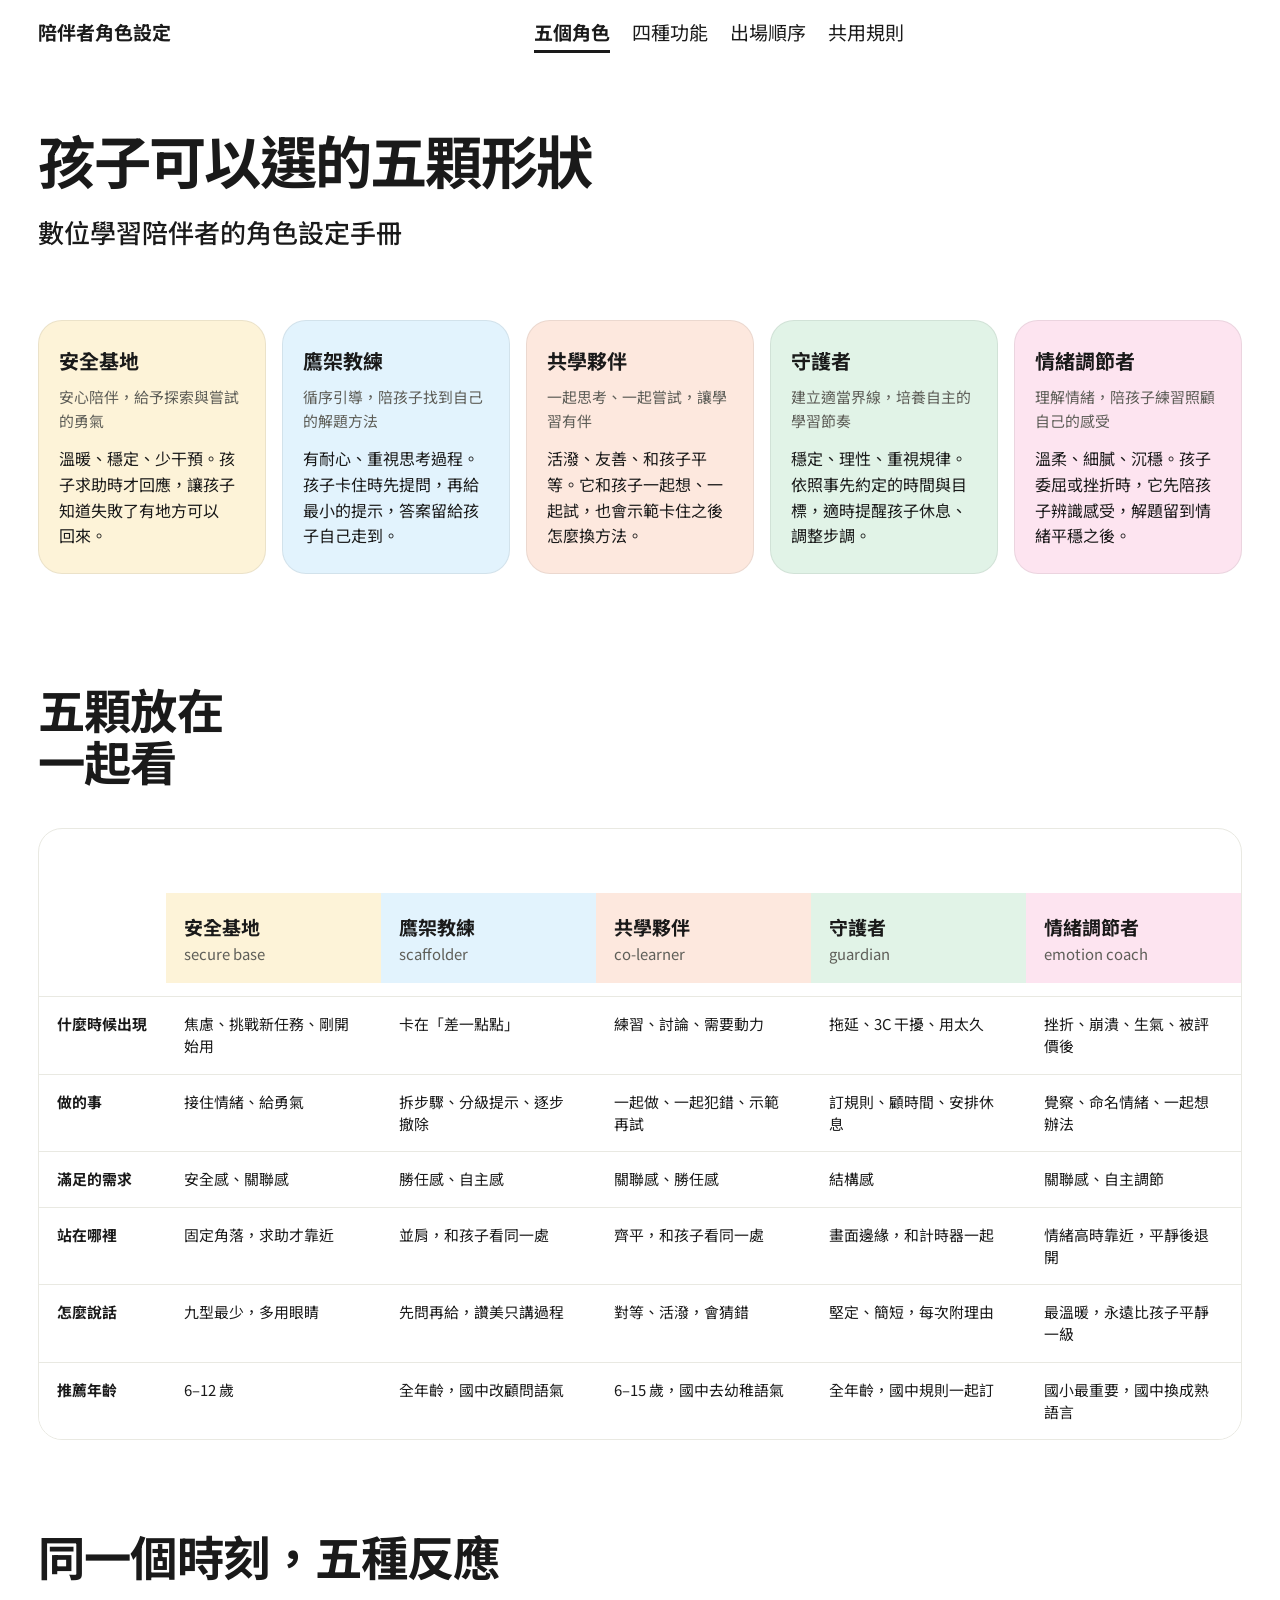
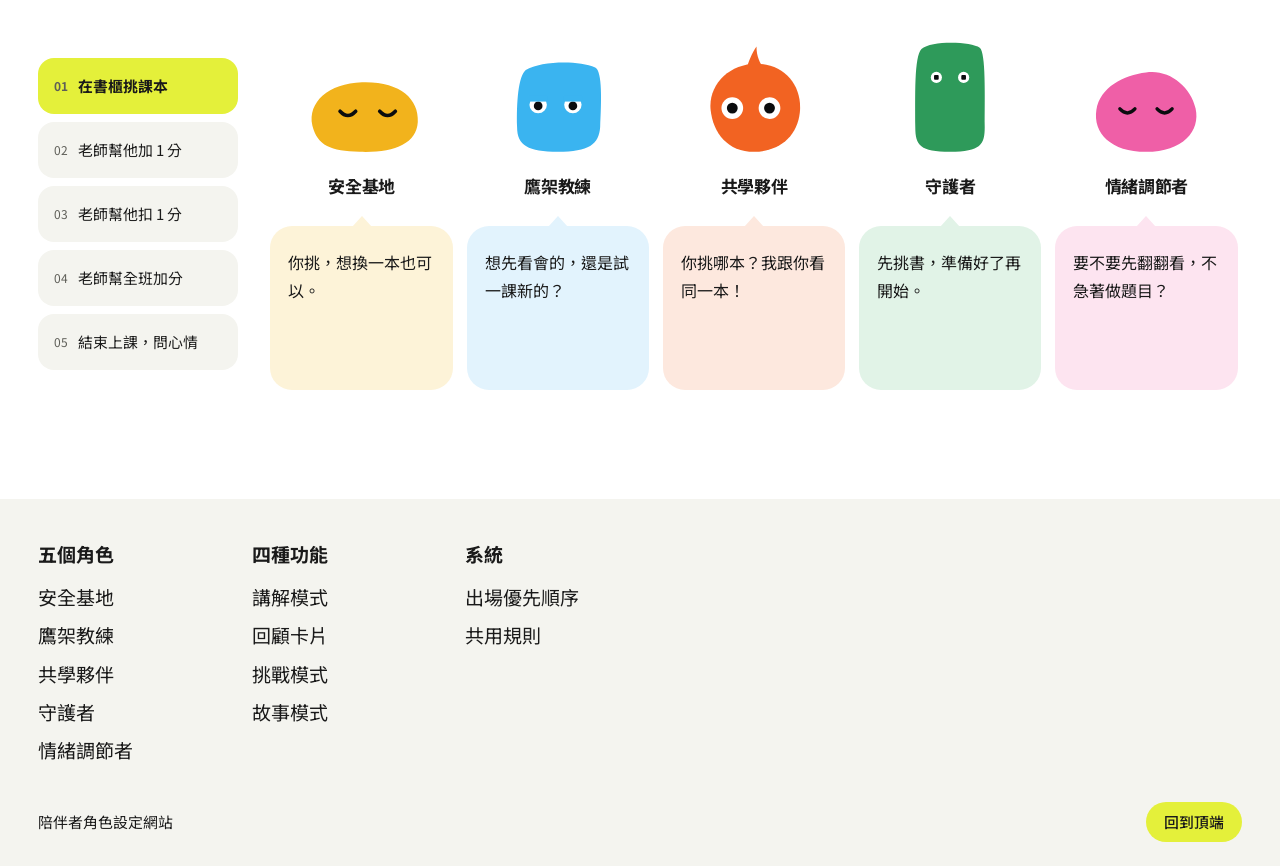
<file: index.html>
<!doctype html>
<html lang="zh-Hant-TW">
<head>
<meta charset="utf-8">
<meta name="viewport" content="width=device-width, initial-scale=1">
<title>陪伴者角色設定</title>
<meta name="description" content="數位學習陪伴者的五個核心角色與四種延伸功能：定位、性格旋鈕、視覺、台詞與退場。">
<script>document.documentElement.classList.add('js')</script>
<link rel="preconnect" href="https://fonts.googleapis.com">
<link rel="preconnect" href="https://fonts.gstatic.com" crossorigin>
<link rel="preconnect" href="https://api.fontshare.com">
<link rel="preconnect" href="https://cdn.fontshare.com" crossorigin>
<link href="https://api.fontshare.com/v2/css?f[]=pilcrow-rounded@400,500,700&display=swap" rel="stylesheet">
<link href="https://fonts.googleapis.com/css2?family=Noto+Sans+TC:wght@400;500;700&display=swap" rel="stylesheet">
<link rel="stylesheet" href="style.css?v=65b583e8571c">
</head>
<body>
<main id="app">
  <noscript>
    <div class="wrap" style="padding:48px 24px">
      <h1>陪伴者角色設定</h1>
      <p>這個網站需要 JavaScript 才能顯示角色與對話。完整內容在《陪伴者角色設定（Persona）合併版》文件。</p>
    </div>
  </noscript>
</main>
<script src="data.js?v=81e97032a2f2"></script>
<script src="refs.js?v=3e329681a373"></script>
<script src="shapes.js?v=53cece4df592"></script>
<script src="app.js?v=2abc7df201cd"></script>
</body>
</html>
</file>
<file: style.css>
/* 陪伴者角色設定網站 — 方向：One motif（圓團）。冷灰底、近黑字，五顆形狀自己的顏色當色塊。 */
:root {
  --bg: #ffffff;
  --surface: #f4f4ef;
  --surface-2: #e9e9e2;
  --paper: #ffffff;
  --ink: #1a1a1a;
  --muted: #5e5e58;
  --accent: #e4f03a;
  --accent-ink: #1a1a1a;

  --font: "Pilcrow Rounded", "Noto Sans TC", "PingFang TC", "Microsoft JhengHei", sans-serif;

  --step-small: clamp(0.875rem, 0.85rem + 0.1vw, 0.9375rem);
  --step-body: clamp(1.0625rem, 1rem + 0.25vw, 1.1875rem);
  --step-lead: clamp(1.25rem, 1.1rem + 0.7vw, 1.625rem);
  --step-head: clamp(1.75rem, 1.2rem + 2.2vw, 3rem);
  --step-display: clamp(2.5rem, 1.2rem + 3.6vw, 3.8rem);

  --margin: clamp(20px, 3vw, 48px);
  --gutter: clamp(1rem, 2vw, 2rem);
  --section: clamp(4.5rem, 7vw, 7rem);
  --radius: 24px;

  --ease-out: cubic-bezier(0.22, 1, 0.36, 1);
  --ease-expo: cubic-bezier(0.16, 1, 0.3, 1);
  --t-press: 140ms;
  --t-hover: 180ms;
  --t-reveal: 800ms;
}

*, *::before, *::after { box-sizing: border-box; }
html { -webkit-text-size-adjust: 100%; text-size-adjust: 100%; scroll-behavior: smooth; }
body { margin: 0; background: var(--bg); color: var(--ink); font-family: var(--font); font-size: var(--step-body); line-height: 1.6; -webkit-font-smoothing: antialiased; text-rendering: optimizeLegibility; }
h1, h2, h3, p, figure, blockquote, ul, ol, dl, dd { margin: 0; }
ul, ol { padding: 0; list-style: none; }
img, svg { display: block; max-width: 100%; }
button { font: inherit; color: inherit; background: none; border: 0; padding: 0; cursor: pointer; }
a { color: inherit; text-decoration: none; }
:focus-visible { outline: 3px solid var(--ink); outline-offset: 3px; }
::selection { background: var(--accent); color: var(--ink); }
[id] { scroll-margin-top: 72px; }

h1, h2, h3 { font-weight: 700; letter-spacing: -0.02em; line-height: 1.1; text-wrap: balance; }
h2 { font-size: var(--step-head); }
p { text-wrap: pretty; }
.nums { font-variant-numeric: tabular-nums; }
.wrap { width: 100%; max-width: 1440px; margin-inline: auto; padding-inline: var(--margin); }

/* ---------- 共用元件：圓就是母題。按鈕全圓、面板大圓角、清單圓點 ---------- */
.btn { display: inline-flex; align-items: center; justify-content: center; min-height: 52px; padding: 0 28px; border-radius: 999px; background: var(--accent); color: var(--accent-ink); font-weight: 500; white-space: nowrap; transition: transform var(--t-press) var(--ease-out), background var(--t-hover); }
.btn:hover { background: #d6e22c; }
.btn:active { transform: scale(0.97); }
.btn-sm { min-height: 40px; padding: 0 18px; font-size: var(--step-small); }

.bar { position: sticky; top: 0; z-index: 20; display: flex; align-items: center; gap: 24px; min-height: 64px; background: var(--bg); }
.bar .mark { font-weight: 700; }
.bar .links { display: flex; gap: 22px; margin-inline: auto; }
.bar .links a { padding: 6px 0; white-space: nowrap; transition: opacity var(--t-hover); }
.bar .links a:hover { opacity: 0.6; }
.bar .links a.is-on { font-weight: 700; box-shadow: inset 0 -3px 0 var(--ink); }
.sr-only { position: absolute; width: 1px; height: 1px; overflow: hidden; clip-path: inset(50%); white-space: nowrap; }
.bar .btn { min-height: 40px; padding: 0 18px; }

.stripe { display: flex; height: 56px; overflow: hidden; border-radius: var(--radius) var(--radius) 0 0; }
.stripe i { flex: 1 1 0; display: block; }

/* 眼睛：眨眼與視線 */
.shape .eye { transform-box: fill-box; transform-origin: center; animation: blink 5.2s infinite; }
.shape .gz { transform: translate(var(--gx), var(--gy)); transition: transform 600ms var(--ease-out); }
.looking .shape .gz { transform: translate(0, 0); }
@keyframes blink { 0%, 94%, 100% { transform: scaleY(1); } 97% { transform: scaleY(0.08); } }

/* ---------- 首頁：英雄區（左卡右大形狀） ---------- */
.card-in { flex: 1; display: flex; flex-direction: column; align-items: center; justify-content: center; text-align: center; padding: 48px 40px 32px; gap: 0; }
.wordmark { font-size: var(--step-lead); font-weight: 700; margin-bottom: 20px; }
.hero-h { font-size: var(--step-display); line-height: 1.05; letter-spacing: -0.03em; }
.hero-p { max-width: 34ch; margin: 36px auto 40px; font-size: 1.125rem; }
.card-links { display: flex; justify-content: center; gap: 28px; padding: 0 24px 28px; font-size: var(--step-small); }
.card-links a { transition: opacity var(--t-hover); }
.card-links a:hover { opacity: 0.6; }

/* ---------- 展示區：方盤＋少量文字 ---------- */
.show-text { display: flex; flex-direction: column; justify-content: space-between; padding: 40px 48px 40px 24px; }
.tabs { display: flex; flex-wrap: wrap; gap: 6px 24px; }
.tabs button { color: var(--muted); font-weight: 500; padding: 6px 0; white-space: nowrap; transition: color var(--t-hover); }
.tabs button:hover { color: var(--ink); }
.tabs button.is-on { color: var(--ink); font-weight: 700; }
.show-mid { padding-block: 48px; }
.show-h { font-size: clamp(2rem, 1.4rem + 2.4vw, 2.75rem); }
.show-tag { font-size: var(--step-lead); font-weight: 500; margin-top: 16px; max-width: 30ch; }
.show-p { margin-top: 40px; max-width: 34ch; }
.cells { display: flex; gap: 12px; }
.cell { flex: 1; min-height: 72px; display: flex; align-items: center; justify-content: center; border-radius: 999px; font-weight: 500; white-space: nowrap; transition: transform var(--t-press) var(--ease-out), filter var(--t-hover); }
.cell:active { transform: scale(0.98); }
.cell:hover { filter: brightness(0.94); }
.cell-ink { background: var(--accent); color: var(--ink); }
.cell-tone { background: var(--paper); }

/* ---------- 四種功能：兩欄清單，形狀當項目符號 ---------- */
.menu { padding-top: 8px; padding-bottom: var(--section); }
.menu-head { display: flex; align-items: baseline; justify-content: space-between; gap: 24px; margin-bottom: 40px; }
.menu-head p { color: var(--muted); }
.menu-list { display: grid; grid-template-columns: 1fr 1fr; gap: 24px; }
.menu-list > li { display: flex; }
.menu-item { width: 100%; display: block; padding: 28px; background: var(--surface); border: 1px solid rgba(26, 26, 26, 0.08); border-radius: var(--radius); transition: transform var(--t-hover) var(--ease-out), box-shadow var(--t-hover); }
.menu-item:hover { transform: translateY(-3px); box-shadow: 0 14px 32px rgba(26, 26, 26, 0.08); }
.menu-name { display: grid; gap: 4px; font-weight: 700; font-size: var(--step-lead); }
.menu-owner { font-weight: 500; font-size: var(--step-body); }
.menu-owner { font-weight: 400; color: var(--muted); font-size: var(--step-small); white-space: nowrap; }
.menu-desc { margin-top: 14px; max-width: 48ch; }
.role-menu-scroll { overflow-x: auto; padding: 8px 4px 20px; margin-inline: -4px; scrollbar-width: thin; }
.menu-list.role-menu-list { grid-template-columns: repeat(5, minmax(200px, 1fr)); gap: 16px; }
.role-menu-list > li { min-width: 0; }
.role-menu-list .menu-item { padding: 24px 20px; }
.role-menu-list .menu-name { font-size: 1.25rem; gap: 8px; }
.role-menu-list .menu-owner { white-space: normal; }
.role-menu-list .menu-desc { font-size: 1rem; }

/* ---------- 首頁：五個角色的情境對話 ---------- */
.moments { padding-bottom: var(--section); }
.moments > h2 { margin-bottom: 36px; }
.moments-layout { display: grid; grid-template-columns: 200px minmax(0, 1fr); gap: 28px; align-items: center; }
.moment-tabs { display: grid; gap: 8px; }
.moment-tabs button { display: flex; align-items: center; gap: 10px; min-height: 56px; padding: 14px 16px; text-align: left; border-radius: 16px; font-size: var(--step-small); line-height: 1.5; background: var(--surface); transition: background var(--t-hover); }
.moment-tabs button:hover { background: var(--surface-2); }
.moment-tabs button[aria-selected="true"] { background: var(--accent); font-weight: 700; }
.moment-number { color: var(--muted); font-size: 0.75rem; font-variant-numeric: tabular-nums; }
.moment-scroll { min-width: 0; overflow-x: auto; padding: 8px 4px 20px; scrollbar-width: thin; }
.moment-lineup { display: grid; grid-template-columns: repeat(5, minmax(150px, 1fr)); gap: 14px; align-items: start; }
.moment-role { min-width: 0; text-align: center; }
.moment-figure { height: 132px; display: flex; align-items: end; justify-content: center; }
.moment-figure .shape { width: 124px; height: 124px; }
.moment-role h3 { margin: 16px 0 28px; font-size: 1.0625rem; line-height: 1.4; }
.moment-bubble { position: relative; min-height: 164px; padding: 22px 18px; background: var(--moment-tint); border-radius: 22px; text-align: left; font-size: 1rem; line-height: 1.75; overflow-wrap: anywhere; animation: moment-in 180ms ease-out; }
.moment-bubble::before { content: ""; position: absolute; top: -10px; left: calc(50% - 10px); border-left: 10px solid transparent; border-right: 10px solid transparent; border-bottom: 11px solid var(--moment-tint); }
.moment-bubble.is-quiet { display: flex; justify-content: center; align-items: center; color: var(--muted); }
@keyframes moment-in { from { opacity: 0; transform: translateY(4px); } to { opacity: 1; transform: translateY(0); } }
@media (max-width: 760px) {
  .moments > h2 { margin-bottom: 24px; }
  .moments-layout { grid-template-columns: 1fr; gap: 16px; }
  .moment-tabs { grid-template-columns: repeat(2, minmax(0, 1fr)); padding-top: 0; }
  .moment-tabs button { padding: 12px; }
  .moment-lineup { grid-template-columns: repeat(5, 168px); }
  .moment-scroll { padding-bottom: 20px; }
}
@media (prefers-reduced-motion: reduce) { .moment-bubble { animation: none; } }

/* ---------- 首頁：五顆並排比較表 ---------- */
.ohero .btn { margin-top: 28px; }
.cmp { padding-bottom: var(--section); }
.cmp-head { display: grid; grid-template-columns: minmax(180px, 240px) minmax(0, 880px); justify-content: space-between; gap: 16px clamp(2rem, 5vw, 5rem); align-items: start; margin-bottom: 40px; }
.cmp-head h2 { font-size: var(--step-head); }
.cmp-head p { max-width: 52ch; font-size: var(--step-lead); line-height: 1.45; }
.cmp-scroll { overflow-x: auto; border-radius: var(--radius); background: var(--bg); border: 1px solid var(--surface-2); -webkit-overflow-scrolling: touch; }
.cmp-scroll:focus-visible { outline-offset: 0; }
.cmp-table { width: 100%; min-width: 880px; border-collapse: separate; border-spacing: 0; table-layout: fixed; font-size: var(--step-small); line-height: 1.5; }
.cmp-table th, .cmp-table td { padding: 16px 18px; text-align: left; vertical-align: top; border-bottom: 1px solid var(--surface-2); }
.cmp-table thead th { position: sticky; top: 64px; z-index: 2; padding: 20px 18px 18px; border-bottom: 0; }
.cmp-table thead th:first-child, .cmp-table tbody th { position: sticky; left: 0; z-index: 3; width: 8.5em; background: var(--bg); font-weight: 700; }
.cmp-table thead th:first-child { z-index: 4; }
.cmp-table thead a { display: grid; gap: 2px; transition: opacity var(--t-hover); }
.cmp-table thead a:hover { opacity: 0.6; }
.cmp-name { font-size: var(--step-body); font-weight: 700; }
.cmp-en { color: var(--muted); font-weight: 400; }
.cmp-table td { background: var(--bg); }
.cmp-table tbody tr:last-child th, .cmp-table tbody tr:last-child td { border-bottom: 0; }
.cmp-table td .dots { display: flex; margin-bottom: 8px; }
.cmp-table td .dots i { width: 10px; height: 10px; }

/* ---------- 出場順序頁：深到淺的手風琴 ---------- */
.ohero { width: 100%; max-width: 1440px; margin-inline: auto; padding: clamp(2rem, 5vw, 4.5rem) var(--margin) 0; }
.ohero-text { max-width: 820px; margin-bottom: clamp(2.25rem, 4vw, 4rem); }
.ohero .dhero-h { font-size: clamp(2.25rem, 1.5rem + 2.6vw, 4rem); }
.ohero .dhero-tag { max-width: 40ch; }
.ohero .dhero-p { max-width: 64ch; }
.osay { max-width: 56ch; font-size: var(--step-lead); line-height: 1.45; }
.hand { display: grid; gap: 24px; }
.hand li { display: grid; grid-template-columns: 13em minmax(0, 1fr); gap: 8px 24px; align-items: start; }
.hand-ab { font-weight: 700; display: flex; flex-wrap: wrap; align-items: center; gap: 8px; }
.hand-arrow { width: 14px; height: 14px; border-radius: 50%; background: var(--ink); flex: 0 0 auto; }
.acc { display: flex; height: 520px; border-radius: var(--radius); overflow: hidden; }
.acc-panel { position: relative; flex: 1 1 0; display: flex; flex-direction: column; overflow: hidden; transition: flex-basis 450ms var(--ease-out), flex-grow 450ms var(--ease-out); color: #fff; }
.acc-panel:nth-child(1) { background: #1a1a1a; }
.acc-panel:nth-child(2) { background: #3a3a36; }
.acc-panel:nth-child(3) { background: #5a5a54; }
.acc-panel:nth-child(4) { background: #b9b9ad; color: var(--ink); }
.acc-panel:nth-child(5) { background: #d9d9cf; color: var(--ink); }
.acc-panel:nth-child(6) { background: #eeeee6; color: var(--ink); }
.acc-panel.is-open { flex: 7 1 0; }
.acc-btn { position: absolute; inset: 0; text-align: left; color: inherit; }
.acc-name { position: absolute; left: 50%; bottom: 24px; transform: translateX(-50%); font-size: 1.25rem; font-weight: 700; writing-mode: vertical-rl; text-orientation: upright; letter-spacing: 0.1em; white-space: nowrap; transition: opacity 300ms; }
.acc-panel.is-open .acc-name { writing-mode: horizontal-tb; text-orientation: mixed; letter-spacing: -0.02em; transform: none; left: 32px; top: 28px; bottom: auto; font-size: clamp(1.75rem, 1rem + 2vw, 2.5rem); }
.acc-body { position: absolute; left: 32px; right: 32px; bottom: 32px; max-width: 36ch; opacity: 0; transition: opacity 400ms 150ms; pointer-events: none; }
.acc-panel.is-open .acc-body { opacity: 1; }

/* ---------- 共用規則：左邊問題、右邊答案 ---------- */
.faq { padding-top: var(--section); }
.faq h2 { margin-bottom: 48px; }
.faq-grid { display: grid; grid-template-columns: 5fr 7fr; gap: 32px var(--gutter); align-items: start; }
.qlist { display: grid; gap: 8px; }
.qlist button { text-align: left; padding: 16px 24px; border-radius: 999px; background: var(--surface); font-weight: 500; display: flex; gap: 14px; align-items: baseline; white-space: nowrap; transition: background var(--t-hover), transform var(--t-press); }
.qlist button span:first-child { color: var(--muted); white-space: nowrap; }
.qlist button:hover { background: var(--surface-2); }
.qlist button:active { transform: scale(0.98); }
.qlist button.is-on { background: var(--accent); color: var(--ink); }
.qlist button.is-on span:first-child { color: var(--ink); }
.answer { background: var(--surface); border-radius: var(--radius); padding: 40px; min-height: 320px; }
.answer h3 { font-size: var(--step-lead); margin-bottom: 20px; }
.answer p { max-width: 52ch; }
.answer p + p { margin-top: 14px; }
.answer-in { transition: opacity 300ms var(--ease-out), transform 300ms var(--ease-out); }
.answer-in.hidden { opacity: 0; transform: translateY(10px); }
.rule-sources { margin-top: 36px; padding-top: 28px; border-top: 1px solid var(--surface-2); }
.rule-sources h4 { margin-bottom: 20px; font-size: 1rem; }
.rule-sources .refs { gap: 20px; }
.rule-sources .refs li { grid-template-columns: 10em 1fr; }
.rule-sources .refs p { max-width: none; }
.rule-sources .refs p + p { margin-top: 0; }

/* ---------- 五條原則 ---------- */
.principles { margin-top: var(--section); background: var(--ink); color: #fff; padding-block: 96px; }
.pr-grid { display: grid; grid-template-columns: 1fr 1fr; gap: var(--gutter); }
.pr-list { counter-reset: none; display: grid; gap: 20px; font-size: var(--step-lead); line-height: 1.4; }
.pr-list li { display: grid; grid-template-columns: 20px 1fr; gap: 16px; align-items: start; }
.pr-list li::before { content: ""; width: 20px; height: 20px; border-radius: 50%; background: #fff; margin-top: 0.45em; }

/* ---------- 頁尾：五顆形狀蓋成大標 ---------- */
.foot { background: var(--surface); padding: 40px 0 24px; margin-top: 0; }
.principles + .foot { margin-top: 0; }
.foot-grid { display: grid; grid-template-columns: 2fr 2fr 2fr 6fr; gap: var(--gutter); }
.foot-grid a { display: block; padding: 4px 0; transition: opacity var(--t-hover); }
.foot-grid a:hover { opacity: 0.6; }
.foot-h { font-weight: 700; margin-bottom: 8px; }
.foot-src p + p { margin-top: 8px; color: var(--muted); }
.foot-last { display: flex; justify-content: space-between; align-items: center; margin-top: 32px; font-size: var(--step-small); }

/* ---------- 角色頁 ---------- */
.dhero { width: calc(100% - (2 * var(--margin))); max-width: calc(1440px - (2 * var(--margin))); display: grid; grid-template-columns: 1fr; min-height: 0; margin: 0 auto; border-radius: var(--radius); overflow: hidden; }
.dhero-text { max-width: 960px; padding: clamp(2.5rem, 5vw, 4.75rem); display: flex; flex-direction: column; }
.dhero-kicker { display: flex; align-items: center; gap: 12px; margin-bottom: 20px; color: var(--muted); font-size: var(--step-small); font-weight: 700; }
.dhero-kicker span { padding-left: 12px; border-left: 1px solid rgba(26, 26, 26, 0.24); font-weight: 400; }
.dhero-kind { color: var(--muted); margin-top: 16px; }
.dhero-h { font-size: clamp(3rem, 2.2rem + 3.8vw, 5.25rem); letter-spacing: -0.03em; }
.dhero-tag { font-size: var(--step-lead); font-weight: 500; margin-top: 20px; max-width: 40ch; }
.dhero-p { margin-top: 20px; max-width: 68ch; }
.dhero-kind + .dhero-p { margin-top: 32px; }
.dhero-meta { margin-top: 20px; color: var(--muted); max-width: 64ch; }
.dhero .btn { align-self: flex-start; margin-top: 32px; }

.dsec { padding-top: clamp(3.5rem, 5vw, 5rem); }
.dsec-grid { display: grid; grid-template-columns: minmax(180px, 240px) minmax(0, 880px); justify-content: space-between; gap: 24px clamp(2rem, 5vw, 5rem); align-items: start; padding-bottom: clamp(3.5rem, 5vw, 5rem); border-bottom: 1px solid var(--surface-2); }
.dsec-note { margin-top: 8px; max-width: 32ch; color: var(--muted); }
.dl div { display: grid; grid-template-columns: 9em 1fr; gap: 16px; padding: 10px 0; }
.dl div + div { padding-top: 18px; }
.dl dt { font-weight: 700; }
.dl dd { max-width: 52ch; }
.knobs li { display: grid; grid-template-columns: 9em auto 1fr; gap: 16px; align-items: center; padding: 8px 0; }
.knob-n { font-weight: 700; }
.knob-v { color: var(--muted); }
.dots { display: inline-flex; gap: 6px; }
.dots i { width: 14px; height: 14px; border-radius: 50%; background: var(--surface-2); }
.dots i.on { background: var(--ink); }
.states { display: flex; flex-wrap: wrap; gap: 16px; margin-top: 32px; }
.states li { display: grid; gap: 8px; justify-items: center; font-size: var(--step-small); }
.state-fig { width: 96px; height: 96px; border-radius: 50%; display: flex; align-items: center; justify-content: center; }
.state-fig .shape { width: 70%; height: 70%; }
.plain { display: grid; gap: 12px; }
.exit .plain + .dl { margin-top: 24px; }
.plain li { display: grid; grid-template-columns: 14px 1fr; gap: 16px; max-width: 56ch; }
.plain li::before { content: ""; width: 14px; height: 14px; border-radius: 50%; background: var(--ink); margin-top: 0.5em; }
.refs { display: grid; gap: 18px; }
.refs li { display: grid; grid-template-columns: 11em 1fr; gap: 4px 20px; max-width: 64ch; }
.ref-who { font-weight: 700; grid-row: span 2; }
.ref-who span { display: block; font-weight: 400; color: var(--muted); font-size: var(--step-small); margin-top: 4px; }
.ref-theory { font-weight: 500; }
.ref-what { grid-column: 2; }
.risk .ref-theory { color: var(--muted); }

/* 平台上的五個時刻 */
.plat .dsec-grid { border-bottom: 0; }
.plat-list { display: grid; gap: 12px; counter-reset: plat; }
.plat-list li { display: grid; grid-template-columns: 11em minmax(0, 1fr); gap: 12px 24px; padding: 24px 28px; background: var(--surface); border-radius: var(--radius); }
.plat-when { font-weight: 700; display: flex; gap: 12px; align-items: baseline; }
.plat-when::before { counter-increment: plat; content: counter(plat); flex: 0 0 28px; width: 28px; height: 28px; border-radius: 50%; background: var(--ink); color: #fff; display: inline-flex; align-items: center; justify-content: center; font-size: var(--step-small); }
.plat-body { display: grid; gap: 12px; justify-items: start; }
.plat-does { color: var(--muted); font-size: var(--step-small); }
.plat-body .bubble { max-width: 40ch; }
.plat-wrong { color: var(--muted); font-size: var(--step-small); text-decoration: line-through; margin-top: 4px; }
.plat-wrong span { text-decoration: none; font-weight: 700; margin-right: 10px; }

/* 對話區 */
.talk { margin-top: 0; background: var(--tint); padding-block: clamp(3.5rem, 5vw, 5rem); }
.talk-grid { display: grid; grid-template-columns: minmax(180px, 240px) minmax(0, 880px); justify-content: space-between; gap: 24px clamp(2rem, 5vw, 5rem); align-items: start; }
.scenes { display: grid; gap: 8px; margin-top: 32px; }
.scenes button { text-align: left; padding: 14px 22px; border-radius: 999px; background: rgba(255, 255, 255, 0.55); font-weight: 500; white-space: nowrap; transition: background var(--t-hover), transform var(--t-press); }
.scenes button:hover { background: rgba(255, 255, 255, 0.85); }
.scenes button:active { transform: scale(0.98); }
.scenes button.is-on { background: var(--accent); color: var(--ink); }
.chat { display: grid; gap: 14px; align-content: start; min-height: 0; }
.chat-scene { justify-self: center; display: inline-flex; gap: 10px; align-items: center; background: rgba(255, 255, 255, 0.6); padding: 8px 18px; border-radius: 999px; font-size: var(--step-small); }
.chat-scene span { font-weight: 700; }
.chat-does { justify-self: center; color: var(--muted); font-size: var(--step-small); text-align: center; max-width: 40ch; }
.msg { display: grid; grid-template-columns: 1fr; justify-items: start; transition: opacity 500ms var(--ease-out), transform 500ms var(--ease-out); }
.msg.hidden { opacity: 0; transform: translateY(16px); }
.msg .shape { width: 48px; height: 48px; }
.bubble { background: var(--paper); border-radius: 28px 28px 28px 8px; padding: 16px 22px; max-width: 34ch; line-height: 1.55; }
.bubble-wait { width: 84px; border-radius: 28px 28px 28px 8px; display: flex; justify-content: center; }
.dots-wait { display: flex; gap: 6px; }
.dots-wait i { width: 9px; height: 9px; border-radius: 50%; background: var(--muted); animation: bob 1.2s infinite; }
.dots-wait i:nth-child(2) { animation-delay: 0.2s; }
.dots-wait i:nth-child(3) { animation-delay: 0.4s; }
@keyframes bob { 0%, 60%, 100% { transform: translateY(0); } 30% { transform: translateY(-6px); } }
.msg-wrong { grid-template-columns: 1fr; justify-items: end; margin-top: 12px; }
.bubble-wrong { background: var(--surface-2); color: var(--muted); border-radius: 28px 28px 8px 28px; text-decoration: line-through; }
.bubble-wrong span { display: block; text-decoration: none; font-size: var(--step-small); font-weight: 700; margin-bottom: 4px; }

.pager { display: grid; grid-template-columns: 1fr 1fr; gap: 12px; margin-top: clamp(2.5rem, 4vw, 3.5rem); margin-bottom: 12px; }
.pager a { background: var(--surface); border-radius: var(--radius); padding: 32px 36px; display: grid; gap: 6px; transition: transform var(--t-hover) var(--ease-out); }
.pager a:hover { transform: translateY(-3px); }
.pager a:last-child { text-align: right; }
.pager-k { color: var(--muted); font-size: var(--step-small); }
.pager-n { font-size: var(--step-head); font-weight: 700; letter-spacing: -0.02em; line-height: 1.1; }
.pager + .foot { margin-top: 0; }

/* 角色設定資料夾：上緣四個分頁 */
.dhero.dossier-hero { grid-template-columns: 96px minmax(0, 1fr); gap: 24px; align-items: center; padding: 36px 8px 40px; border-radius: 0; overflow: visible; }
.dossier-avatar .shape { width: 96px; height: 96px; }
.dossier-hero .dhero-text { padding: 0; max-width: 880px; }
.dossier-hero .dhero-kicker { margin-bottom: 10px; }
.dossier-hero .dhero-h { font-size: clamp(2rem, 2.4vw + 1rem, 3.25rem); }
.dossier-hero .dhero-tag { margin-top: 12px; font-size: var(--step-body); max-width: none; }
.role-folder { padding-bottom: 10px; }
.folder-tabs { position: sticky; top: 64px; z-index: 5; display: flex; align-items: end; gap: 6px; padding: 8px 18px 0; background: var(--bg); }
.folder-tabs button { position: relative; bottom: -1px; padding: 11px 22px; border: 1px solid var(--surface-2); border-radius: 10px 10px 0 0; background: var(--folder-tint); color: var(--muted); font-size: 0.9375rem; line-height: 1.5; white-space: nowrap; transition: background var(--t-hover), color var(--t-hover); }
.folder-tabs button:hover { color: var(--ink); }
.folder-tabs button[aria-selected="true"] { background: var(--paper); color: var(--ink); border-bottom-color: var(--paper); font-weight: 700; padding-top: 14px; }
.folder-tabs button:focus-visible { z-index: 1; }
.folder-sheets { border: 1px solid var(--surface-2); border-radius: 16px; background: var(--paper); box-shadow: 5px 6px 0 var(--folder-tint); }
.folder-panel { padding: 8px clamp(20px, 3vw, 44px) 12px; min-height: 400px; }
.folder-panel[hidden] { display: none; }
.folder-panel .dsec { padding-top: 32px; }
.folder-panel .dsec-grid, .folder-panel .talk-grid { grid-template-columns: minmax(160px, 210px) minmax(0, 1fr); gap: 24px 40px; }
.folder-panel .dsec-grid { padding-bottom: 32px; }
.folder-panel > .dsec:last-child > .dsec-grid { border-bottom: 0; }
.folder-panel h2 { font-size: clamp(1.35rem, 1rem + 1vw, 1.75rem); line-height: 1.35; }
.folder-panel .dsec-note { font-size: var(--step-small); }
.folder-profile > p + p { margin-top: 12px; }
.folder-profile > .dl { margin-top: 24px; }
.folder-panel .talk { padding: 28px; margin-bottom: 20px; border-radius: 16px; }
.folder-panel .talk-grid { grid-template-columns: minmax(180px, 240px) minmax(0, 1fr); gap: 28px; }
.folder-panel .scenes { margin-top: 20px; }
.folder-panel .scenes button { white-space: normal; padding: 12px 16px; font-size: var(--step-small); }
.folder-panel .plat-list li { grid-template-columns: minmax(130px, 180px) minmax(0, 1fr); padding: 22px; gap: 20px; }
.folder-page-mark { display: flex; justify-content: space-between; gap: 16px; border-top: 1px solid var(--surface-2); padding: 14px clamp(20px, 3vw, 44px); font-size: var(--step-small); color: var(--muted); }
#folder-page-number { font-variant-numeric: tabular-nums; white-space: nowrap; }
@media (max-width: 980px) {
  .folder-panel .dsec-grid, .folder-panel .talk-grid { grid-template-columns: 1fr; gap: 20px; }
  .folder-panel .dsec-grid > :last-child, .folder-panel .talk-grid > :last-child { max-width: none; }
}
@media (max-width: 760px) {
  .dhero.dossier-hero { grid-template-columns: 64px minmax(0, 1fr); gap: 14px; padding: 24px 0 28px; }
  .dossier-avatar .shape { width: 64px; height: 64px; }
  .dossier-hero .dhero-text { padding: 0; }
  .dossier-hero .dhero-kicker { font-size: 0.75rem; gap: 6px; flex-wrap: wrap; }
  .dossier-hero .dhero-h { font-size: 2rem; }
  .folder-tabs { padding-inline: 5px; gap: 3px; }
  .folder-tabs button { flex: 1; padding: 11px 5px; font-size: 0.8125rem; }
  .folder-panel { padding-inline: 18px; min-height: 340px; }
  .folder-panel .talk { padding: 20px 14px; }
  .folder-panel .plat-list li { grid-template-columns: 1fr; padding: 18px; }
  .folder-page-mark { padding-inline: 18px; font-size: 0.8125rem; }
}

/* ---------- 手機 ---------- */
@media (max-width: 760px) {
  .bar { gap: 14px; }
  .bar .links { display: none; }
        .stripe { height: 40px; }
  .card-in { padding: 36px 24px 24px; }
  .hero-h { font-size: 8vw; }
  .hero-p { margin: 24px auto 28px; }
      .show-text { padding: 8px 16px 32px; }
  .tabs { gap: 4px 18px; }
  .show-mid { padding-block: 32px; }
  .show-h { font-size: 1.75rem; }
  .cell { min-height: 60px; }
  .menu { padding-top: 0; }
  .menu-list { grid-template-columns: 1fr; gap: 16px; }
  .menu-item { padding: 20px; }
  .menu-owner { white-space: normal; }
  .cmp-head { grid-template-columns: 1fr; gap: 12px; margin-bottom: 24px; }
  .cmp-head p { font-size: var(--step-body); }
  .cmp-scroll { margin-inline: calc(-1 * var(--margin)); border-radius: 0; }
  .cmp-table { min-width: 760px; }
  .cmp-table th, .cmp-table td { padding: 12px 14px; }
  .cmp-table thead th { position: static; }
  .cmp-table thead th:first-child, .cmp-table tbody th { width: 6.5em; position: sticky; }
  .hand li { grid-template-columns: 1fr; gap: 4px; }
  .acc { flex-direction: column; height: auto; }
  .acc-panel { flex: 0 0 64px; min-height: 64px; }
  .acc-panel.is-open { flex-basis: auto; min-height: 0; }
  .acc-btn { position: static; min-height: 64px; display: flex; align-items: center; padding: 0 24px; }
  .acc-name, .acc-panel.is-open .acc-name { position: static; writing-mode: horizontal-tb; text-orientation: mixed; letter-spacing: 0; transform: none; font-size: var(--step-lead); }
  .acc-body { position: static; padding: 0 24px 24px; max-width: none; display: none; }
  .acc-panel.is-open .acc-body { display: block; }
  .faq-grid { grid-template-columns: 1fr; }
  .answer { padding: 24px; min-height: 0; }
  .rule-sources .refs li { grid-template-columns: 1fr; gap: 4px; }
  .rule-sources .ref-who { grid-row: auto; }
  .rule-sources .ref-what { grid-column: 1; }
  .pr-grid { grid-template-columns: 1fr; gap: 32px; }
    .foot-grid { grid-template-columns: 1fr 1fr; }
  .foot-src { grid-column: 1 / -1; }
  .dhero { grid-template-columns: 1fr; min-height: 0; }
  .dhero-text { padding: 28px 22px 32px; }
  .dhero-h { font-size: clamp(2.5rem, 12vw, 4rem); }
  .dhero-kicker { margin-bottom: 16px; }
  .dsec-grid, .talk-grid { grid-template-columns: 1fr; gap: 24px; }
  .dl div, .knobs li, .refs li { grid-template-columns: 1fr; gap: 4px; }
  .ref-who { grid-row: auto; }
  .ref-what { grid-column: 1; }
  .knobs li { grid-template-columns: auto 1fr; }
  .knob-n { grid-column: 1 / -1; }
  .state-fig { width: 80px; height: 80px; }
  .plat-list li { grid-template-columns: 1fr; padding: 20px; }
  .plat-body .bubble { max-width: none; }
  .talk { padding-block: 56px; }
  .scenes { grid-template-columns: 1fr; }
  .chat { min-height: 0; }
  .bubble { max-width: none; }
  .pager a { padding: 24px; }
  .pager-n { font-size: 1.5rem; }
}

@media (max-width: 420px) {
  .qlist button, .scenes button { white-space: normal; }
}

@media (min-width: 761px) and (max-width: 980px) {
  .dsec-grid, .talk-grid { grid-template-columns: 1fr; gap: 28px; }
  .dsec-grid > :last-child, .talk-grid > :last-child { max-width: 760px; }
}

@media (prefers-reduced-motion: reduce) {
  html { scroll-behavior: auto; }
  .js [data-reveal] { opacity: 1; transform: none; transition: none; }
  .shape .eye { animation: none; }
    .msg.hidden { opacity: 1; transform: none; }
  .dots-wait i { animation: none; }
  * { transition-duration: 0.01ms !important; }
}
</file>
